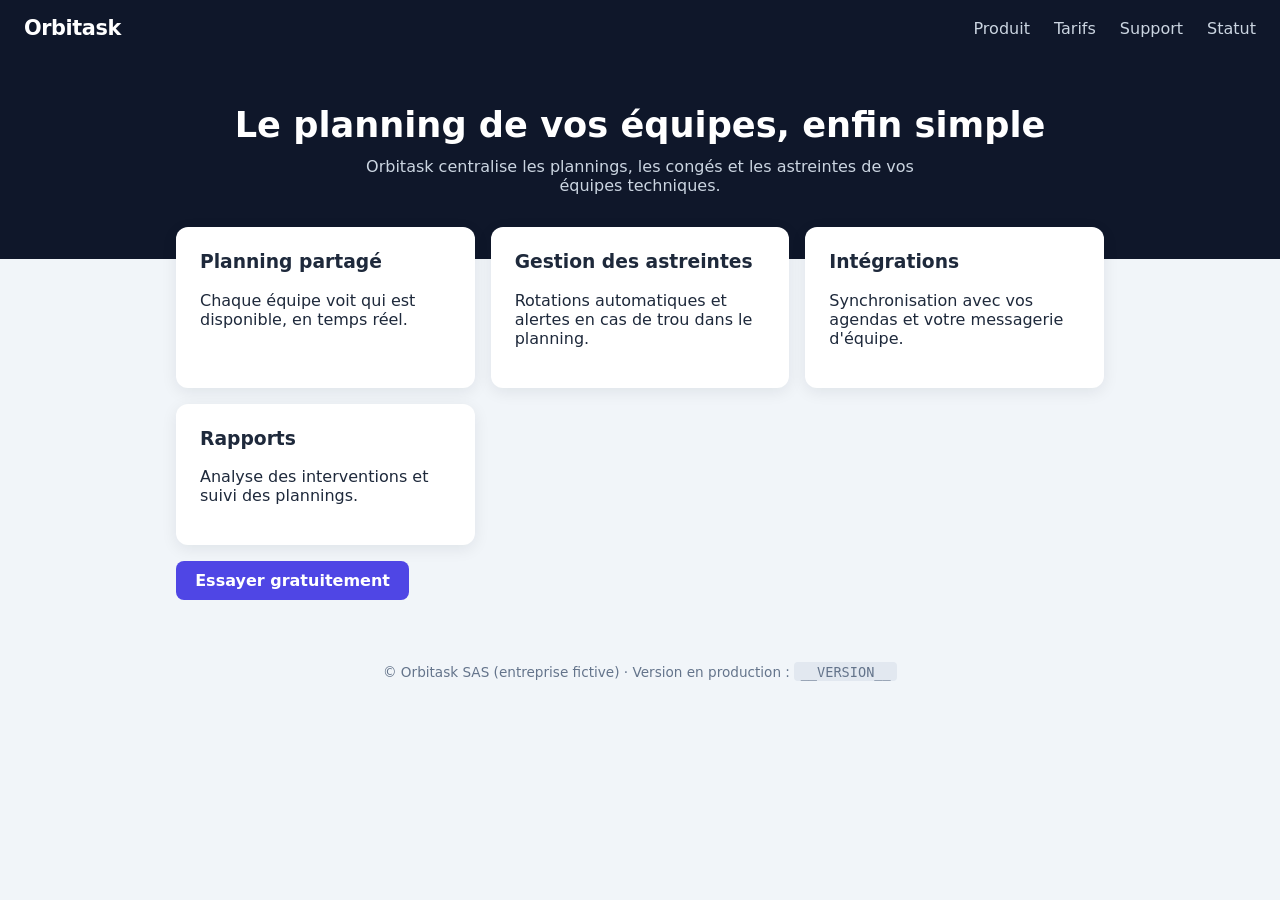
<file: index.html>
<!doctype html>
<html lang="fr">
  <head>
    <meta charset="utf-8">
    <meta name="viewport" content="width=device-width, initial-scale=1">
    <title>Produit · Orbitask</title>
    <link rel="stylesheet" href="style.css">
  </head>
  <body>
    <header>
      <span class="logo">Orbitask</span>
      <nav>
        <a href="index.html">Produit</a>
        <a href="tarifs.html">Tarifs</a>
        <a href="support.html">Support</a>
        <a href="statut.html">Statut</a>
      </nav>
    </header>
    <section class="hero">
      <h1>Le planning de vos équipes, enfin simple</h1>
      <p>Orbitask centralise les plannings, les congés et les astreintes de vos équipes techniques.</p>
    </section>
    <main>
      <div class="grille">
        <div class="carte"><h3>Planning partagé</h3><p>Chaque équipe voit qui est disponible, en temps réel.</p></div>
        <div class="carte"><h3>Gestion des astreintes</h3><p>Rotations automatiques et alertes en cas de trou dans le planning.</p></div>
        <div class="carte"><h3>Intégrations</h3><p>Synchronisation avec vos agendas et votre messagerie d'équipe.</p></div>
        <div class="carte"><h3>Rapports</h3><p>Analyse des interventions et suivi des plannings.</p></div>
      </div>
      <p><a class="bouton" href="tarifs.html">Essayer gratuitement</a></p>
    </main>
    <footer>
      © Orbitask SAS (entreprise fictive) · Version en production : <span class="version">__VERSION__</span>
    </footer>
  </body>
</html>
</file>
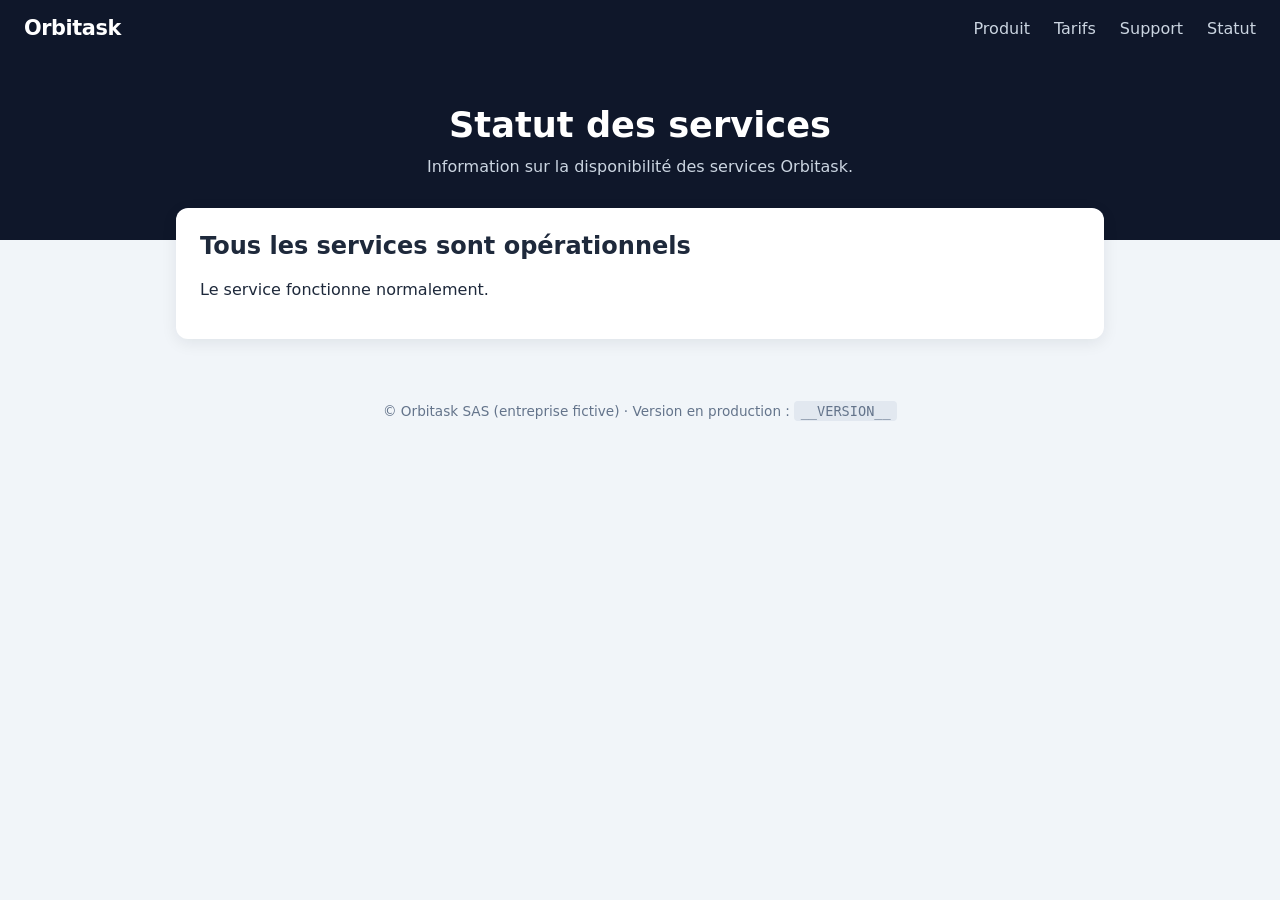
<file: statut.html>
<!doctype html>
<html lang="fr">
  <head>
    <meta charset="utf-8">
    <meta name="viewport" content="width=device-width, initial-scale=1">
    <title>Statut · Orbitask</title>
    <link rel="stylesheet" href="style.css">
  </head>
  <body>
    <header>
      <span class="logo">Orbitask</span>
      <nav>
        <a href="index.html">Produit</a>
        <a href="tarifs.html">Tarifs</a>
        <a href="support.html">Support</a>
        <a href="statut.html">Statut</a>
      </nav>
    </header>
    <section class="hero">
      <h1>Statut des services</h1>
      <p>Information sur la disponibilité des services Orbitask.</p>
    </section>
    <main>
      <div class="carte"><h2>Tous les services sont opérationnels</h2><p>Le service fonctionne normalement.</p></div>
    </main>
    <footer>
      © Orbitask SAS (entreprise fictive) · Version en production : <span class="version">__VERSION__</span>
    </footer>
  </body>
</html>
</file>
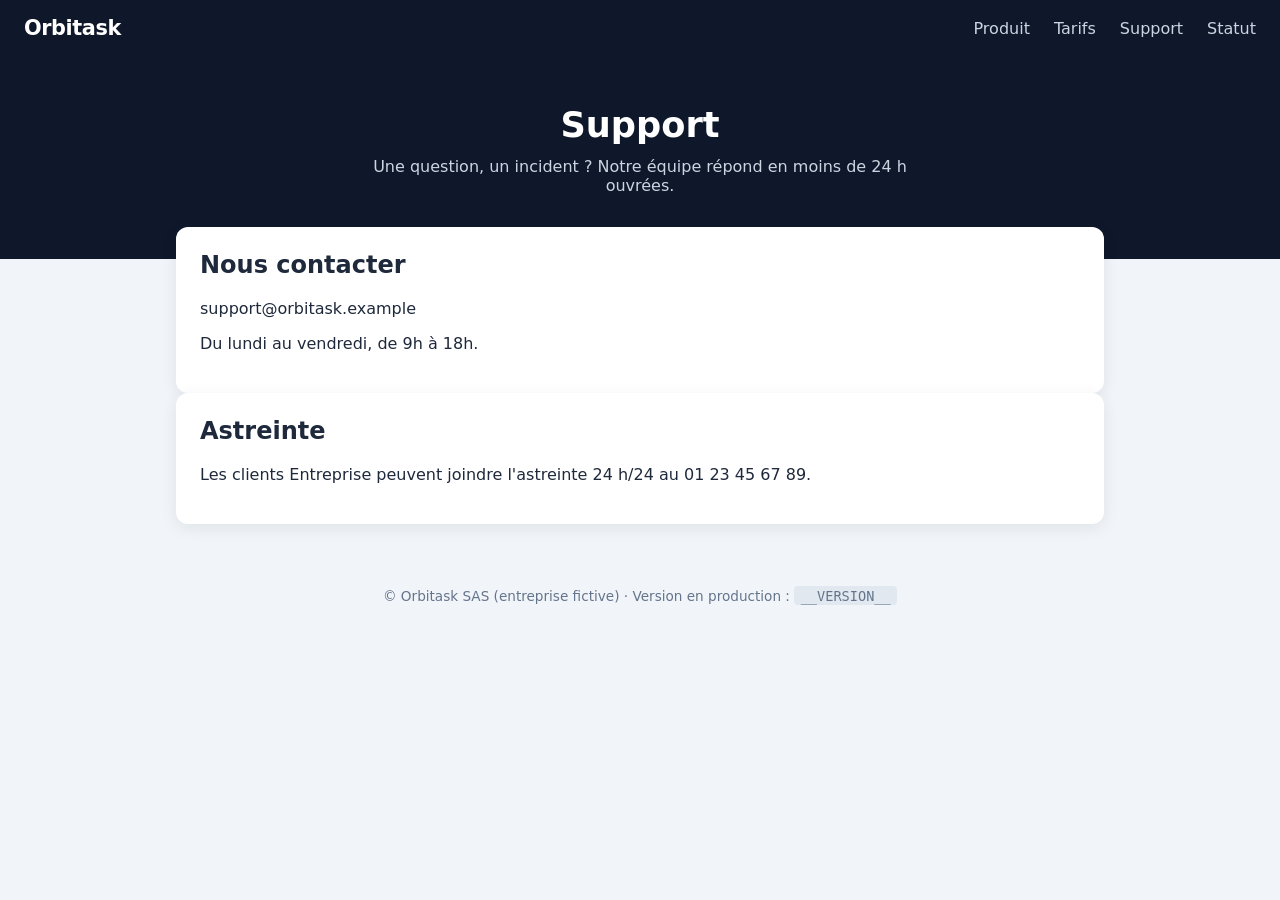
<file: support.html>
<!doctype html>
<html lang="fr">
  <head>
    <meta charset="utf-8">
    <meta name="viewport" content="width=device-width, initial-scale=1">
    <title>Support · Orbitask</title>
    <link rel="stylesheet" href="style.css">
  </head>
  <body>
    <header>
      <span class="logo">Orbitask</span>
      <nav>
        <a href="index.html">Produit</a>
        <a href="tarifs.html">Tarifs</a>
        <a href="support.html">Support</a>
        <a href="statut.html">Statut</a>
      </nav>
    </header>
    <section class="hero">
      <h1>Support</h1>
      <p>Une question, un incident ? Notre équipe répond en moins de 24 h ouvrées.</p>
    </section>
    <main>
      <div class="carte">
        <h2>Nous contacter</h2>
        <p>support@orbitask.example</p>
        <p>Du lundi au vendredi, de 9h à 18h.</p>
      </div>
      <div class="carte"><h2>Astreinte</h2><p>Les clients Entreprise peuvent joindre l'astreinte 24 h/24 au 01 23 45 67 89.</p></div>
    </main>
    <footer>
      © Orbitask SAS (entreprise fictive) · Version en production : <span class="version">__VERSION__</span>
    </footer>
  </body>
</html>
</file>
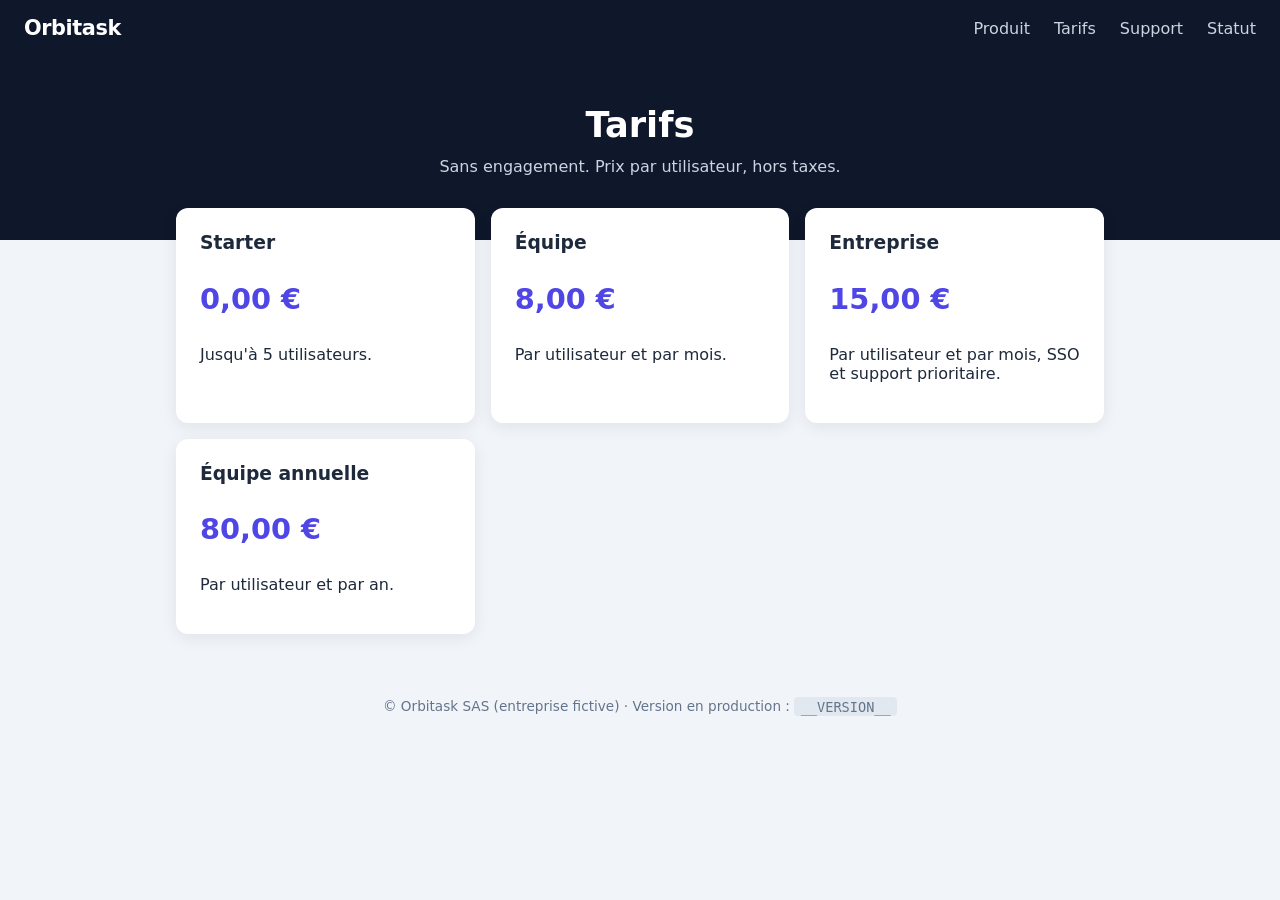
<file: tarifs.html>
<!doctype html>
<html lang="fr">
  <head>
    <meta charset="utf-8">
    <meta name="viewport" content="width=device-width, initial-scale=1">
    <title>Tarifs · Orbitask</title>
    <link rel="stylesheet" href="style.css">
  </head>
  <body>
    <header>
      <span class="logo">Orbitask</span>
      <nav>
        <a href="index.html">Produit</a>
        <a href="tarifs.html">Tarifs</a>
        <a href="support.html">Support</a>
        <a href="statut.html">Statut</a>
      </nav>
    </header>
    <section class="hero">
      <h1>Tarifs</h1>
      <p>Sans engagement. Prix par utilisateur, hors taxes.</p>
    </section>
    <main>
      <div class="grille">
        <div class="carte"><h3>Starter</h3><p class="prix">0,00 €</p><p>Jusqu'à 5 utilisateurs.</p></div>
        <div class="carte"><h3>Équipe</h3><p class="prix">8,00 €</p><p>Par utilisateur et par mois.</p></div>
        <div class="carte"><h3>Entreprise</h3><p class="prix">15,00 €</p><p>Par utilisateur et par mois, SSO et support prioritaire.</p></div>
        <div class="carte"><h3>Équipe annuelle</h3><p class="prix">80,00 €</p><p>Par utilisateur et par an.</p></div>
      </div>
    </main>
    <footer>
      © Orbitask SAS (entreprise fictive) · Version en production : <span class="version">__VERSION__</span>
    </footer>
  </body>
</html>
</file>
<file: style.css>
:root { --fond: #0f172a; --carte: #ffffff; --texte: #1e293b; --doux: #64748b; --accent: #4f46e5; --clair: #f1f5f9; }
* { box-sizing: border-box; }
body { margin: 0; font-family: system-ui, -apple-system, sans-serif; background: var(--clair); color: var(--texte); }
header { background: var(--fond); color: #fff; padding: 1rem 1.5rem; display: flex; justify-content: space-between; align-items: center; flex-wrap: wrap; gap: 1rem; }
.logo { font-weight: 800; font-size: 1.3rem; letter-spacing: -.02em; }
nav { display: flex; gap: 1.5rem; }
nav a { color: #cbd5e1; text-decoration: none; font-weight: 500; }
nav a:hover { color: #fff; }
.hero { background: var(--fond); color: #fff; text-align: center; padding: 3rem 1.5rem 4rem; }
.hero h1 { font-size: 2.2rem; margin: 0 0 .75rem; }
.hero p { color: #cbd5e1; max-width: 560px; margin: 0 auto; }
main { max-width: 960px; margin: -2rem auto 2rem; padding: 0 1rem; }
.grille { display: grid; grid-template-columns: repeat(auto-fit, minmax(240px, 1fr)); gap: 1rem; }
.carte { background: var(--carte); border-radius: 12px; padding: 1.5rem; box-shadow: 0 4px 16px rgba(15,23,42,.08); }
.carte h2, .carte h3 { margin-top: 0; }
.prix { font-size: 1.8rem; font-weight: 800; color: var(--accent); }
.bouton { display: inline-block; background: var(--accent); color: #fff; padding: .6rem 1.2rem; border-radius: 8px; text-decoration: none; font-weight: 600; }
footer { text-align: center; padding: 2rem 1rem; font-size: .85rem; color: var(--doux); }
.version { font-family: ui-monospace, monospace; background: #e2e8f0; padding: .1rem .4rem; border-radius: 4px; }
</file>
